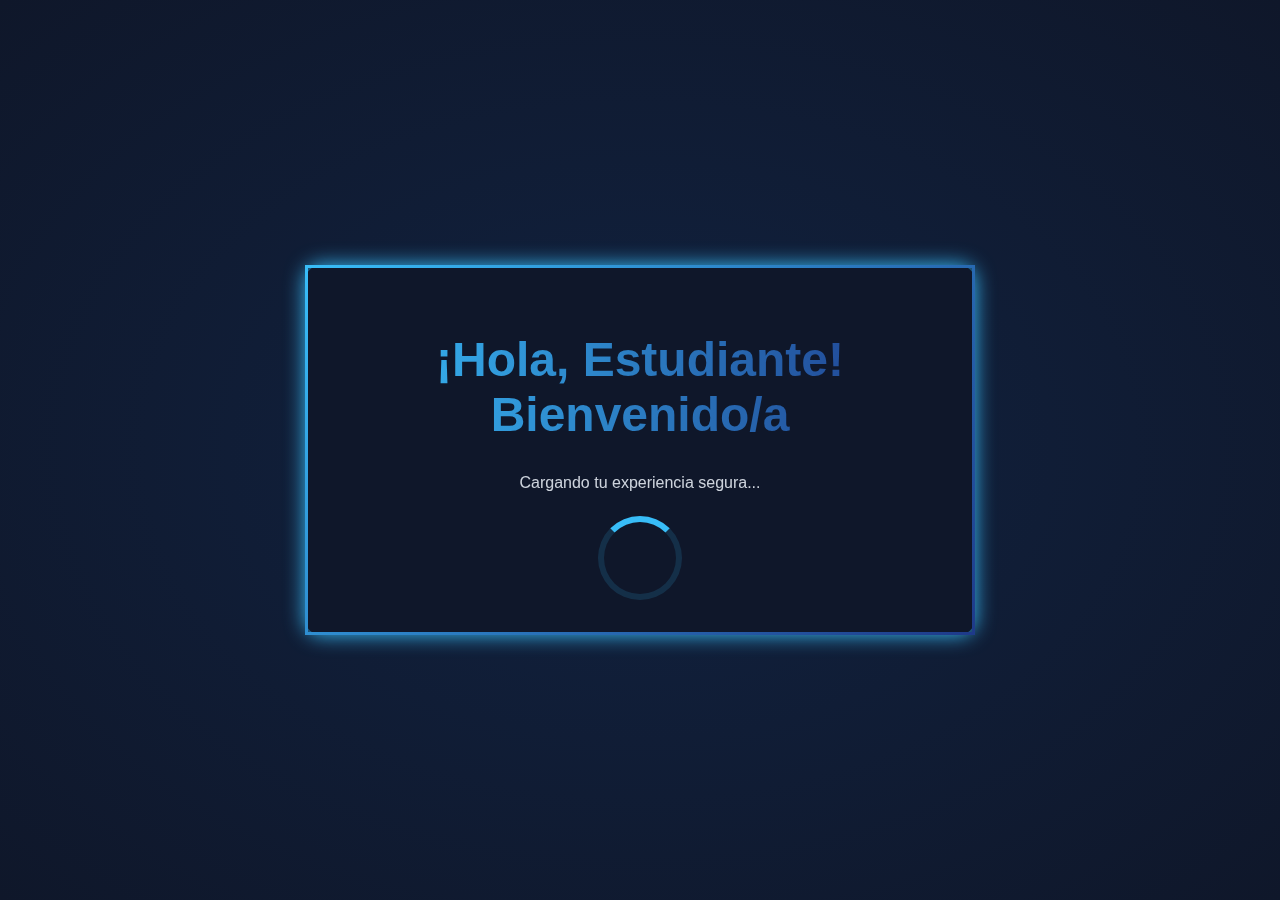
<file: index.html>
<!DOCTYPE html>
<html lang="es">
<head>
  <meta charset="UTF-8" />
  <meta name="viewport" content="width=device-width, initial-scale=1.0"/>
  <title>Ciberseguridad | UEF Dolores Sucre</title>
  <link rel="icon" type="image/png" href="../images/image.png"/>
  <link rel="stylesheet" href="css/bienvenida.css"/>
</head>
<body>
  <div class="welcome">
    <div class="card">
      <h1 id="saludo">¡Hola!</h1>
      <p class="sub">Cargando tu experiencia segura...</p>
      <div class="loader"></div>
    </div>
  </div>

  <script src="js/bienvenida.js"></script>
</body>
</html>
</file>
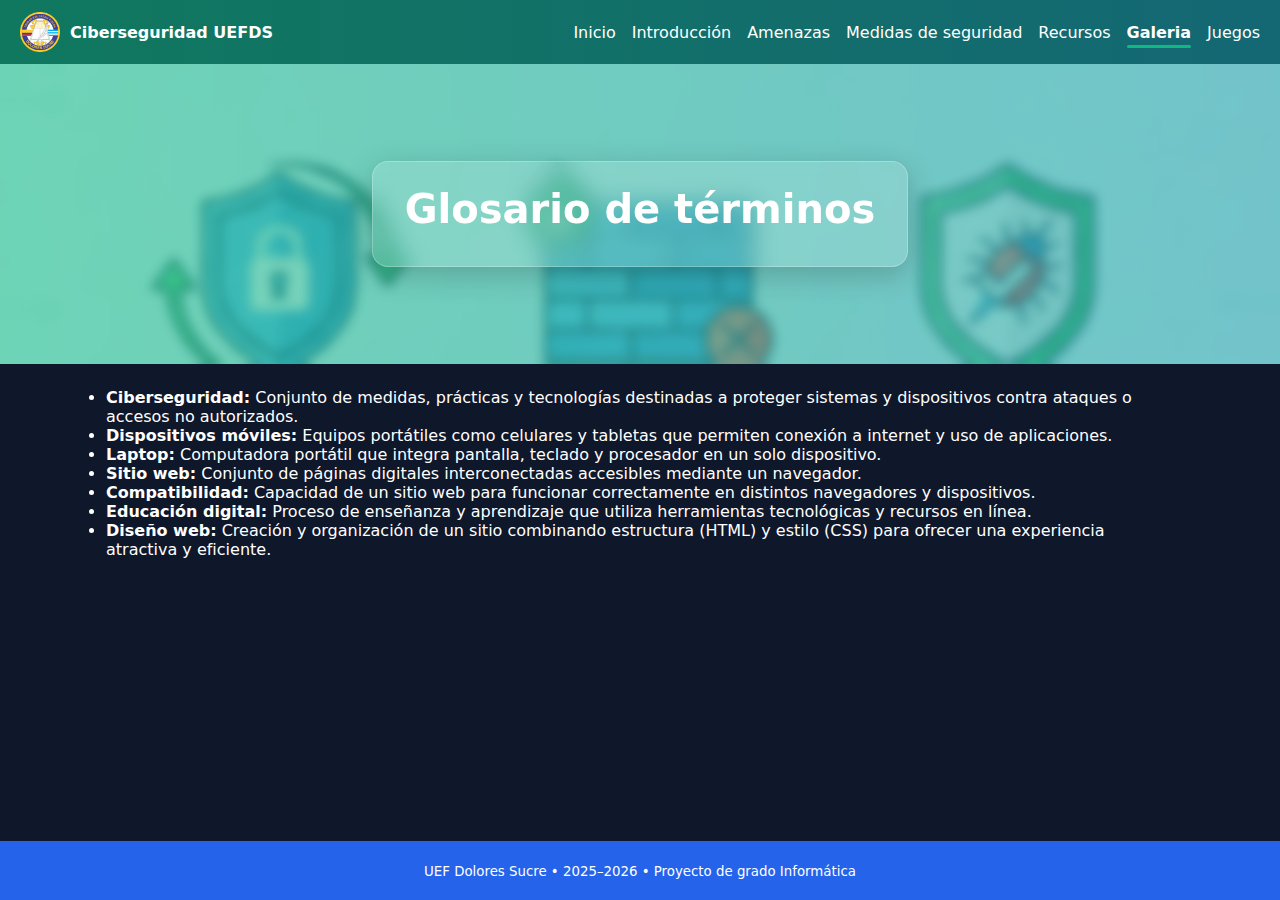
<file: pages/galeria.html>
<!DOCTYPE html>
<html lang="es">
<head>
  <meta charset="UTF-8"/>
  <meta name="viewport" content="width=device-width, initial-scale=1.0"/>
  <title>Glosario | Ciberseguridad</title>
  <link rel="icon" type="image/png" href="../images/image.png"/>
  <link rel="stylesheet" href="../css/estilo.css"/>
</head>
<body>
  <header class="topbar">
    <a href="../home.html" class="brand">
      <img src="../images/image.png" alt="UEF Dolores Sucre" class="logo"/>
      <span>Ciberseguridad UEFDS</span>
    </a>
    <nav class="menu">
      <a href="../home.html">Inicio</a>
      <a href="introduccion.html">Introducción</a>
      <a href="amenazas.html">Amenazas</a>
      <a href="medidas.html">Medidas de seguridad</a>
      <a href="recursos.html">Recursos</a>
      <a href="galeria.html" class="active">Galeria</a>
      <a href="juegos.html">Juegos</a>
    </nav>
  </header>

  <section class="banner glosario">
    <div class="banner-text">
      <h1>Glosario de términos</h1>
    </div>
  </section>

  <main class="content">
    <ul>
      <li><strong>Ciberseguridad:</strong> Conjunto de medidas, prácticas y tecnologías destinadas a proteger sistemas y dispositivos contra ataques o accesos no autorizados.</li>
      <li><strong>Dispositivos móviles:</strong> Equipos portátiles como celulares y tabletas que permiten conexión a internet y uso de aplicaciones.</li>
      <li><strong>Laptop:</strong> Computadora portátil que integra pantalla, teclado y procesador en un solo dispositivo.</li>
      <li><strong>Sitio web:</strong> Conjunto de páginas digitales interconectadas accesibles mediante un navegador.</li>
      <li><strong>Compatibilidad:</strong> Capacidad de un sitio web para funcionar correctamente en distintos navegadores y dispositivos.</li>
      <li><strong>Educación digital:</strong> Proceso de enseñanza y aprendizaje que utiliza herramientas tecnológicas y recursos en línea.</li>
      <li><strong>Diseño web:</strong> Creación y organización de un sitio combinando estructura (HTML) y estilo (CSS) para ofrecer una experiencia atractiva y eficiente.</li>
    </ul>
  </main>

  <footer class="footer">
    <small>UEF Dolores Sucre • 2025–2026 • Proyecto de grado Informática</small>
  </footer>
</body>
</html>
</file>
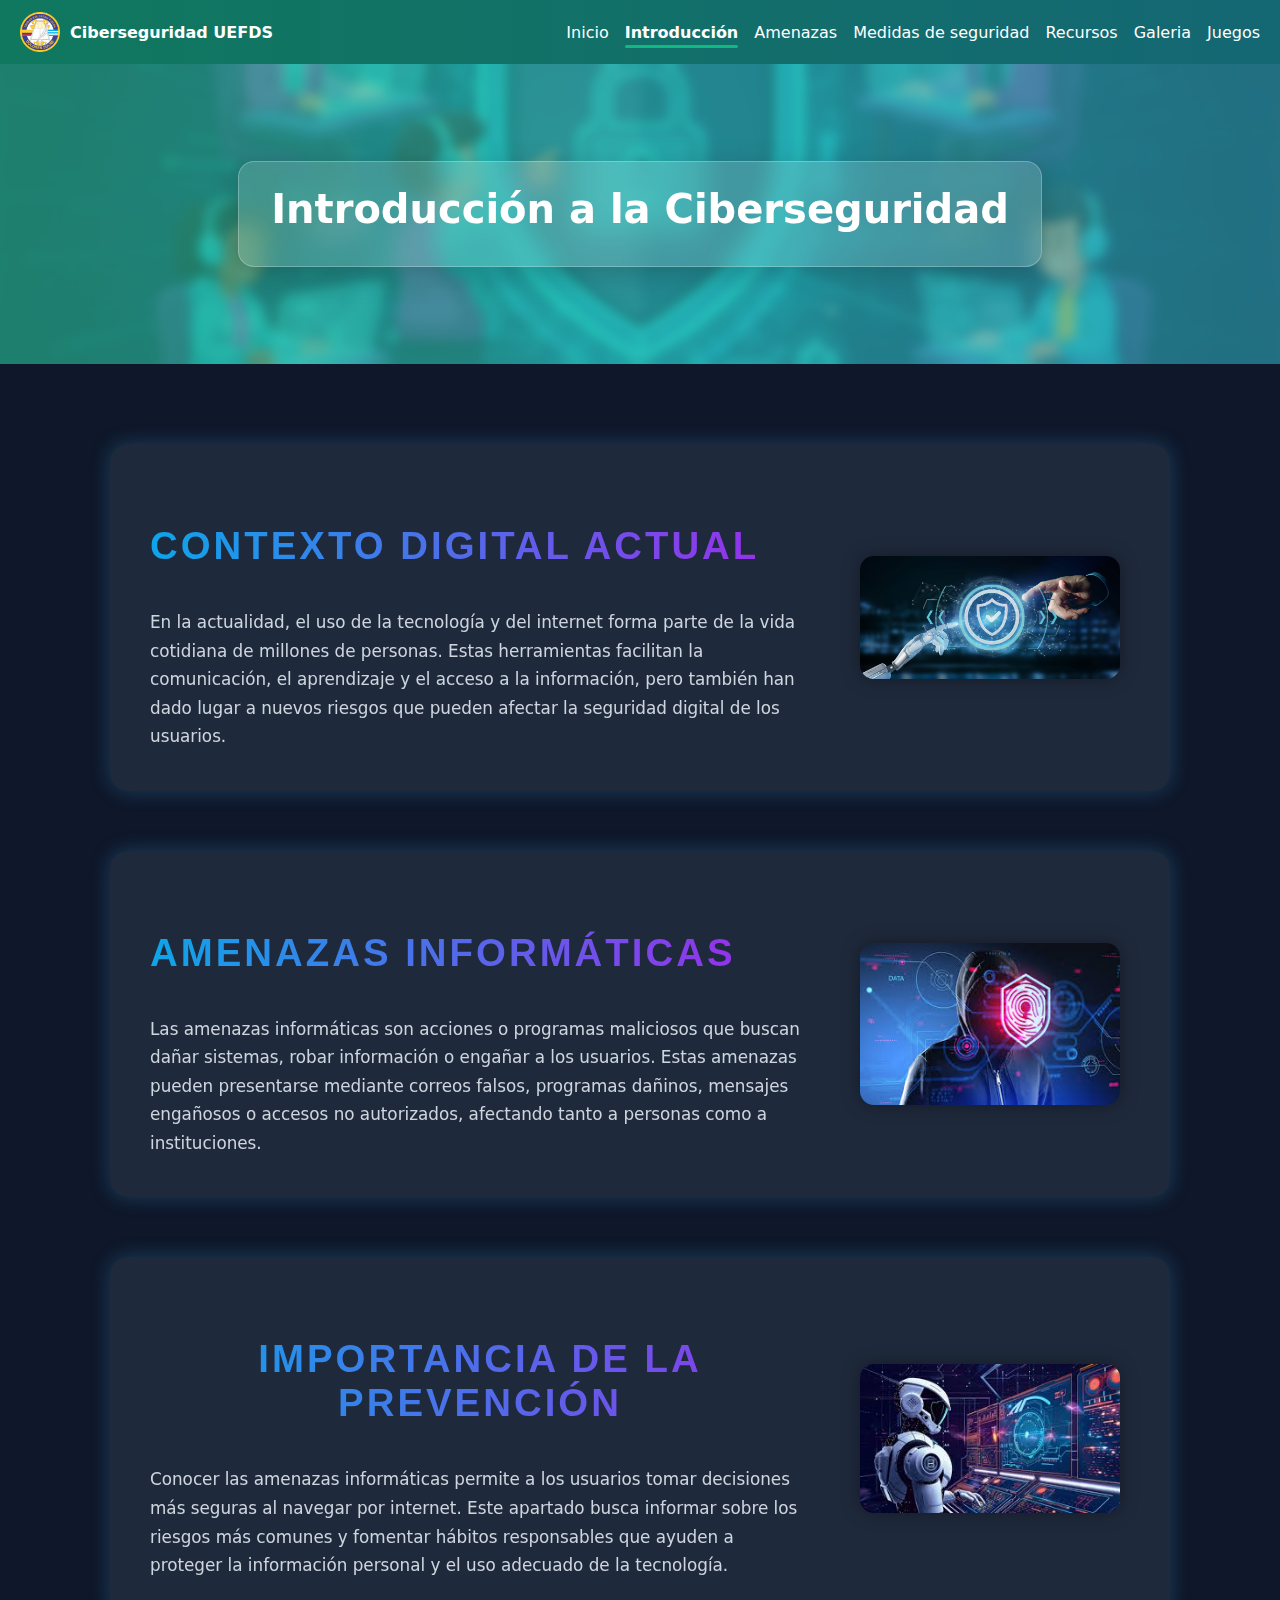
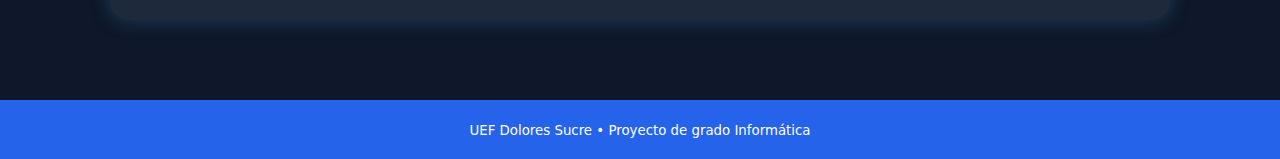
<file: pages/introduccion.html>
<!DOCTYPE html>
<html lang="es">
<head>
  <meta charset="UTF-8"/>
  <meta name="viewport" content="width=device-width, initial-scale=1.0"/>
  <title>Introducción | Ciberseguridad</title>
  <link rel="icon" type="image/png" href="../images/image.png"/>
  <link rel="stylesheet" href="../css/estilo.css"/>
</head>
<body>
  <header class="topbar">
    <a href="../home.html" class="brand">
      <img src="../images/image.png" alt="UEF Dolores Sucre" class="logo"/>
      <span>Ciberseguridad UEFDS</span>
    </a>
    <nav class="menu">
      <a href="../home.html">Inicio</a>
      <a href="introduccion.html" class="active">Introducción</a>
      <a href="amenazas.html">Amenazas</a>
      <a href="medidas.html">Medidas de seguridad</a>
      <a href="recursos.html">Recursos</a>
      <a href="galeria.html">Galeria</a>
      <a href="juegos.html">Juegos</a>
    </nav>
  </header>

  <section class="banner introduccion">
    <div class="banner-text">
      <h1>Introducción a la Ciberseguridad</h1>
    </div>
  </section>

  <!-- INTRODUCCIÓN AMENAZAS -->
<section class="intro-amenazas-bloques">

  <!-- BLOQUE 1 -->
  <div class="intro-bloque">
    <div class="intro-texto">
      <h2 class="hover-underline">Contexto digital actual</h2>
      <p>
        En la actualidad, el uso de la tecnología y del internet forma parte de la
        vida cotidiana de millones de personas. Estas herramientas facilitan la
        comunicación, el aprendizaje y el acceso a la información, pero también
        han dado lugar a nuevos riesgos que pueden afectar la seguridad digital
        de los usuarios.
      </p>
    </div>

    <div class="intro-media">
      <!-- AQUÍ VA TU GIF -->
      <img src="../images/si.jpg" alt="Tecnología y riesgos digitales">
    </div>
  </div>

  <!-- BLOQUE 2 -->
  <div class="intro-bloque reverse">
    <div class="intro-media">
      <!-- AQUÍ VA TU GIF -->
      <img src="../images/intro.jpeg" alt="Amenazas informáticas">
    </div>

    <div class="intro-texto">
      <h2 class="hover-underline">Amenazas informáticas</h2>
      <p>
        Las amenazas informáticas son acciones o programas maliciosos que buscan
        dañar sistemas, robar información o engañar a los usuarios. Estas amenazas
        pueden presentarse mediante correos falsos, programas dañinos, mensajes
        engañosos o accesos no autorizados, afectando tanto a personas como a
        instituciones.
      </p>
    </div>
  </div>

  <!-- BLOQUE 3 -->
  <div class="intro-bloque">
    <div class="intro-texto">
      <h2 class="hover-underline">Importancia de la prevención</h2>
      <p>
        Conocer las amenazas informáticas permite a los usuarios tomar decisiones
        más seguras al navegar por internet. Este apartado busca informar sobre
        los riesgos más comunes y fomentar hábitos responsables que ayuden a
        proteger la información personal y el uso adecuado de la tecnología.
      </p>
    </div>

    <div class="intro-media">
      <!-- AQUÍ VA TU GIF -->
      <img src="../images/introdc.jpeg" alt="Prevención y seguridad digital">
    </div>
  </div>

</section>


  <footer class="footer">
    <small>UEF Dolores Sucre • Proyecto de grado Informática</small>
  </footer>
</body>
</html>
</file>
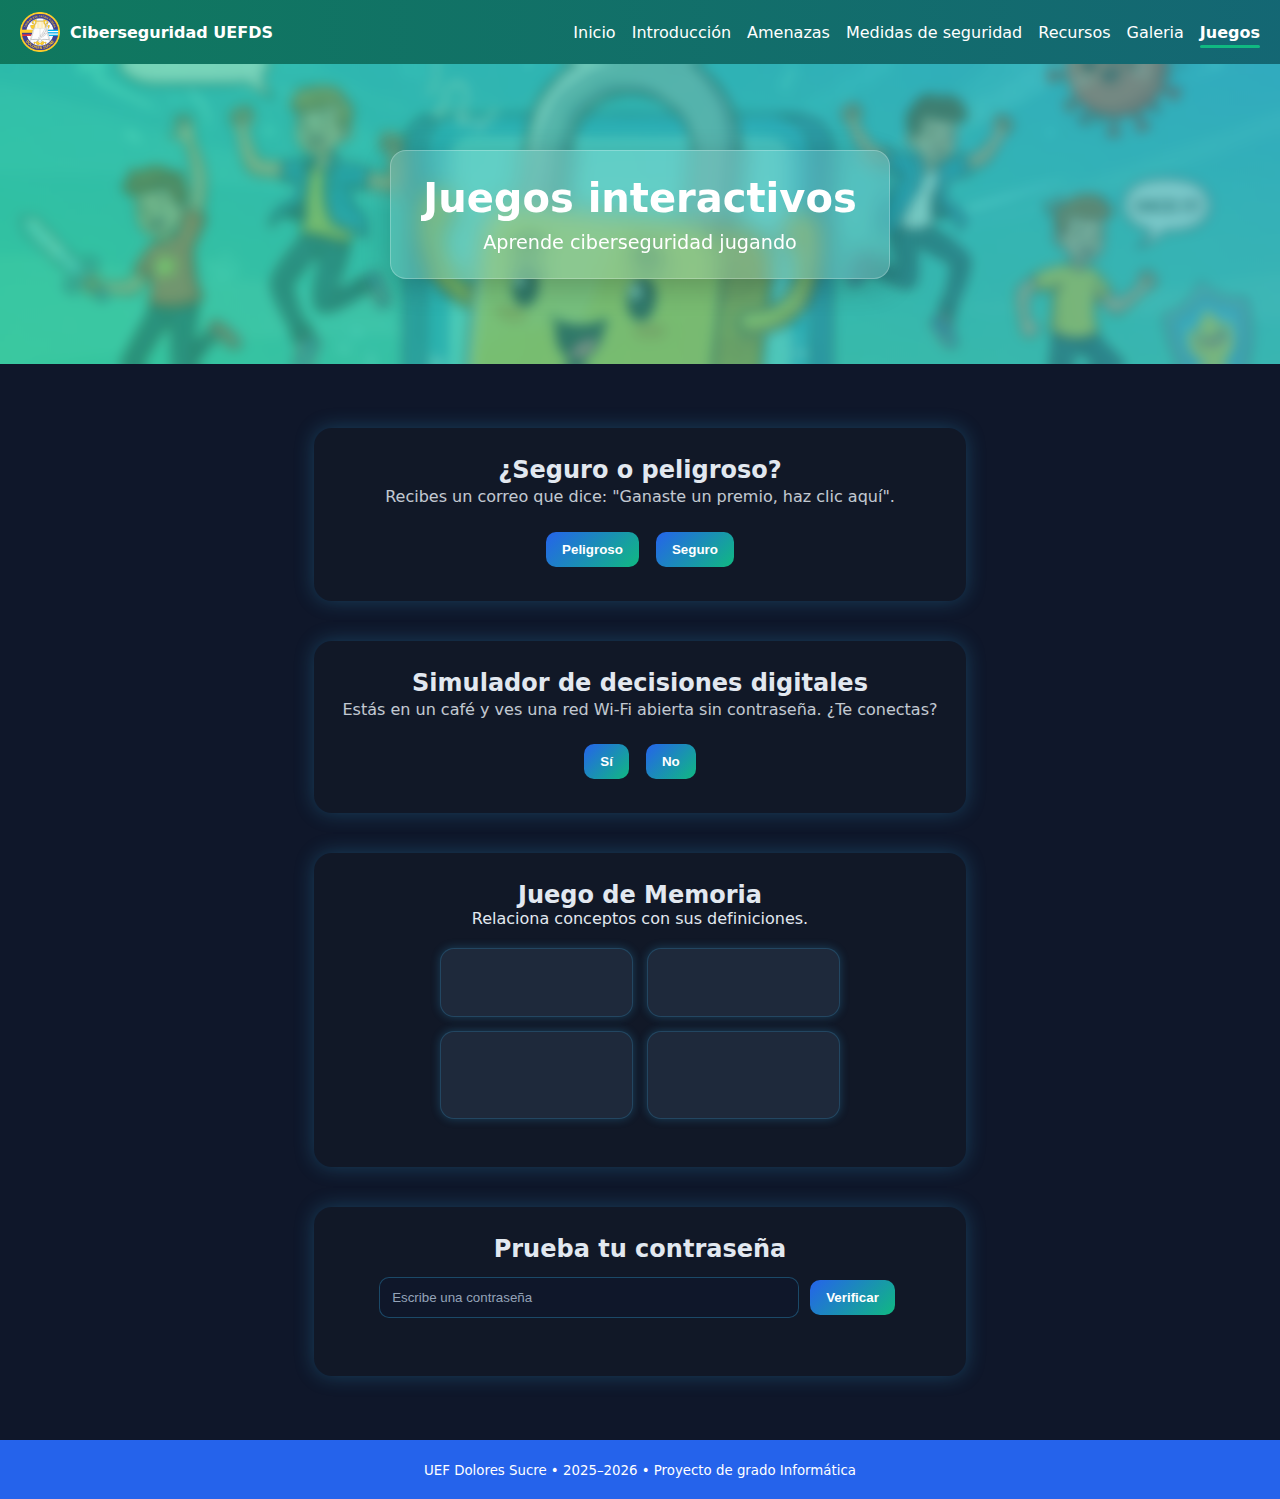
<file: pages/juegos.html>
<!DOCTYPE html>
<html lang="es">
<head>
  <meta charset="UTF-8"/>
  <meta name="viewport" content="width=device-width, initial-scale=1.0"/>
  <title>Juegos | Ciberseguridad</title>
  <link rel="icon" type="image/png" href="../images/image.png"/>
  <link rel="stylesheet" href="../css/estilo.css"/>
  <link rel="stylesheet" href="../css/juegos.css"/>
</head>
<body>
  <header class="topbar">
    <a href="../home.html" class="brand">
      <img src="../images/image.png" alt="UEF Dolores Sucre" class="logo"/>
      <span>Ciberseguridad UEFDS</span>
    </a>
    <nav class="menu">
      <a href="../home.html">Inicio</a>
      <a href="introduccion.html">Introducción</a>
      <a href="amenazas.html">Amenazas</a>
      <a href="medidas.html">Medidas de seguridad</a>
      <a href="recursos.html">Recursos</a>
      <a href="galeria.html">Galeria</a>
      <a href="juegos.html" class="active">Juegos</a>
    </nav>
  </header>

  <section class="banner juegos">
    <div class="banner-text">
      <h1>Juegos interactivos</h1>
      <p>Aprende ciberseguridad jugando</p>
    </div>
  </section>

  <main class="content">
    <!-- Juego 1: Quiz -->
    <section class="quiz">
      <h2>¿Seguro o peligroso?</h2>
      <p>Recibes un correo que dice: "Ganaste un premio, haz clic aquí".</p>
      <button onclick="respuesta(true)">Peligroso</button>
      <button onclick="respuesta(false)">Seguro</button>
    </section>

    <!-- Juego 2: Simulador de decisiones -->
    <section class="simulador">
      <h2>Simulador de decisiones digitales</h2>
      <p>Estás en un café y ves una red Wi-Fi abierta sin contraseña. ¿Te conectas?</p>
      <button onclick="decision(false)">Sí</button>
      <button onclick="decision(true)">No</button>
    </section>

    <!-- Juego 3: Memoria -->
    <section class="memoria">
      <h2>Juego de Memoria</h2>
      <p>Relaciona conceptos con sus definiciones.</p>
      <div class="grid">
        <div class="card">Phishing</div>
        <div class="card">Correo falso</div>
        <div class="card">Malware</div>
        <div class="card">Programa dañino</div>
      </div>
    </section>

    <!-- Juego 4: Verificador de contraseñas -->
    <section class="password-checker">
      <h2>Prueba tu contraseña</h2>
      <input type="text" id="pass" placeholder="Escribe una contraseña"/>
      <button onclick="checkPass()">Verificar</button>
      <p id="result"></p>
    </section>
  </main>

  <footer class="footer">
    <small>UEF Dolores Sucre • 2025–2026 • Proyecto de grado Informática</small>
  </footer>

  <script src="../js/juegos.js"></script>
</body>
</html>
</file>
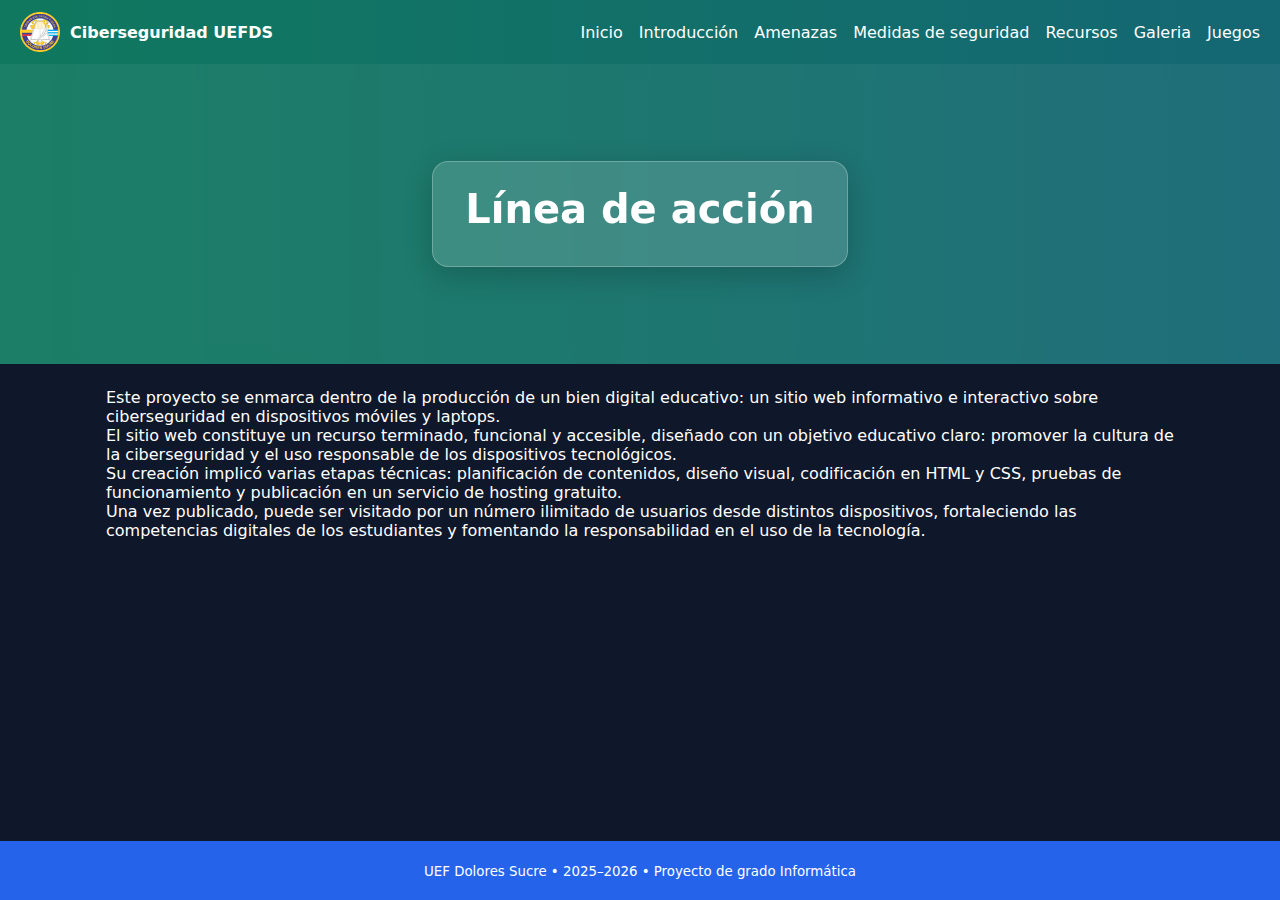
<file: pages/linea.html>
<!DOCTYPE html>
<html lang="es">
<head>
  <meta charset="UTF-8"/>
  <meta name="viewport" content="width=device-width, initial-scale=1.0"/>
  <title>Línea de acción | Ciberseguridad</title>
  <link rel="icon" type="image/png" href="../images/image.png"/>
  <link rel="stylesheet" href="../css/estilo.css"/>
</head>
<body>
  <header class="topbar">
    <a href="../home.html" class="brand">
      <img src="../images/image.png" alt="UEF Dolores Sucre" class="logo"/>
      <span>Ciberseguridad UEFDS</span>
    </a>
    <nav class="menu">
      <a href="../home.html">Inicio</a>
      <a href="introduccion.html">Introducción</a>
      <a href="amenazas.html">Amenazas</a>
      <a href="medidas.html">Medidas de seguridad</a>
      <a href="recursos.html">Recursos</a>
      <a href="galeria.html">Galeria</a>
      <a href="juegos.html">Juegos</a>
    </nav>
  </header>

  <section class="banner linea">
    <div class="banner-text">
      <h1>Línea de acción</h1>
    </div>
  </section>

  <main class="content">
    <p>Este proyecto se enmarca dentro de la producción de un bien digital educativo: un sitio web informativo e interactivo sobre ciberseguridad en dispositivos móviles y laptops.</p>
    <p>El sitio web constituye un recurso terminado, funcional y accesible, diseñado con un objetivo educativo claro: promover la cultura de la ciberseguridad y el uso responsable de los dispositivos tecnológicos.</p>
    <p>Su creación implicó varias etapas técnicas: planificación de contenidos, diseño visual, codificación en HTML y CSS, pruebas de funcionamiento y publicación en un servicio de hosting gratuito.</p>
    <p>Una vez publicado, puede ser visitado por un número ilimitado de usuarios desde distintos dispositivos, fortaleciendo las competencias digitales de los estudiantes y fomentando la responsabilidad en el uso de la tecnología.</p>
  </main>

  <footer class="footer">
    <small>UEF Dolores Sucre • 2025–2026 • Proyecto de grado Informática</small>
  </footer>
</body>
</html>
</file>
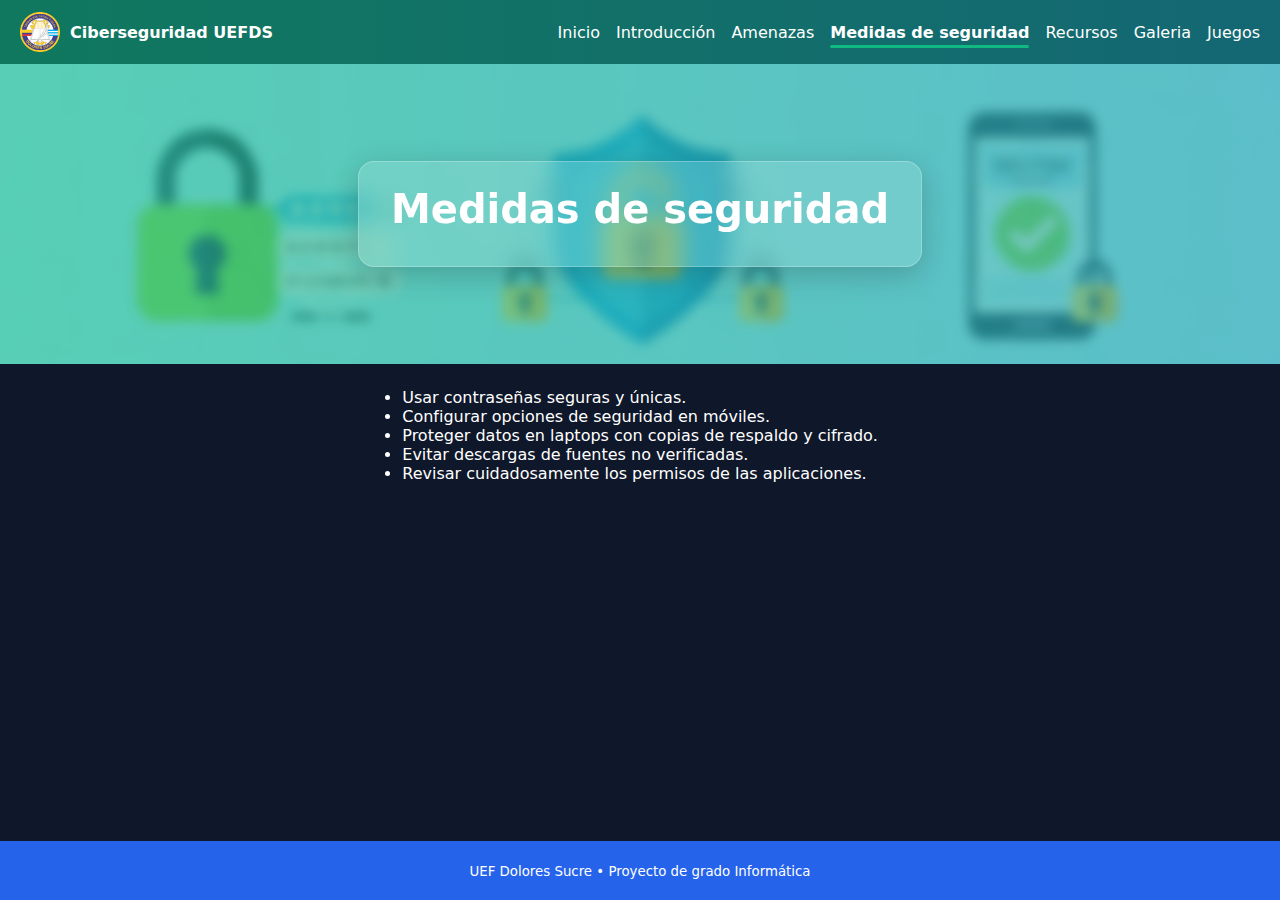
<file: pages/medidas.html>
<!DOCTYPE html>
<html lang="es">
<head>
  <meta charset="UTF-8"/>
  <meta name="viewport" content="width=device-width, initial-scale=1.0"/>
  <title>Medidas de seguridad | Ciberseguridad</title>
  <link rel="icon" type="image/png" href="../images/image.png"/>
  <link rel="stylesheet" href="../css/estilo.css"/>
</head>
<body>
  <header class="topbar">
    <a href="../home.html" class="brand">
      <img src="../images/image.png" alt="UEF Dolores Sucre" class="logo"/>
      <span>Ciberseguridad UEFDS</span>
    </a>
    <nav class="menu">
      <a href="../home.html">Inicio</a>
      <a href="introduccion.html">Introducción</a>
      <a href="amenazas.html">Amenazas</a>
      <a href="medidas.html" class="active">Medidas de seguridad</a>
      <a href="recursos.html">Recursos</a>
      <a href="galeria.html">Galeria</a>
      <a href="juegos.html">Juegos</a>
    </nav>
  </header>

  <section class="banner medidas">
    <div class="banner-text">
      <h1>Medidas de seguridad</h1>
    </div>
  </section>

  <main class="content">
    <ul>
      <li>Usar contraseñas seguras y únicas.</li>
      <li>Configurar opciones de seguridad en móviles.</li>
      <li>Proteger datos en laptops con copias de respaldo y cifrado.</li>
      <li>Evitar descargas de fuentes no verificadas.</li>
      <li>Revisar cuidadosamente los permisos de las aplicaciones.</li>
    </ul>
  </main>

  <footer class="footer">
    <small>UEF Dolores Sucre • Proyecto de grado Informática</small>
  </footer>
</body>
</html>
</file>
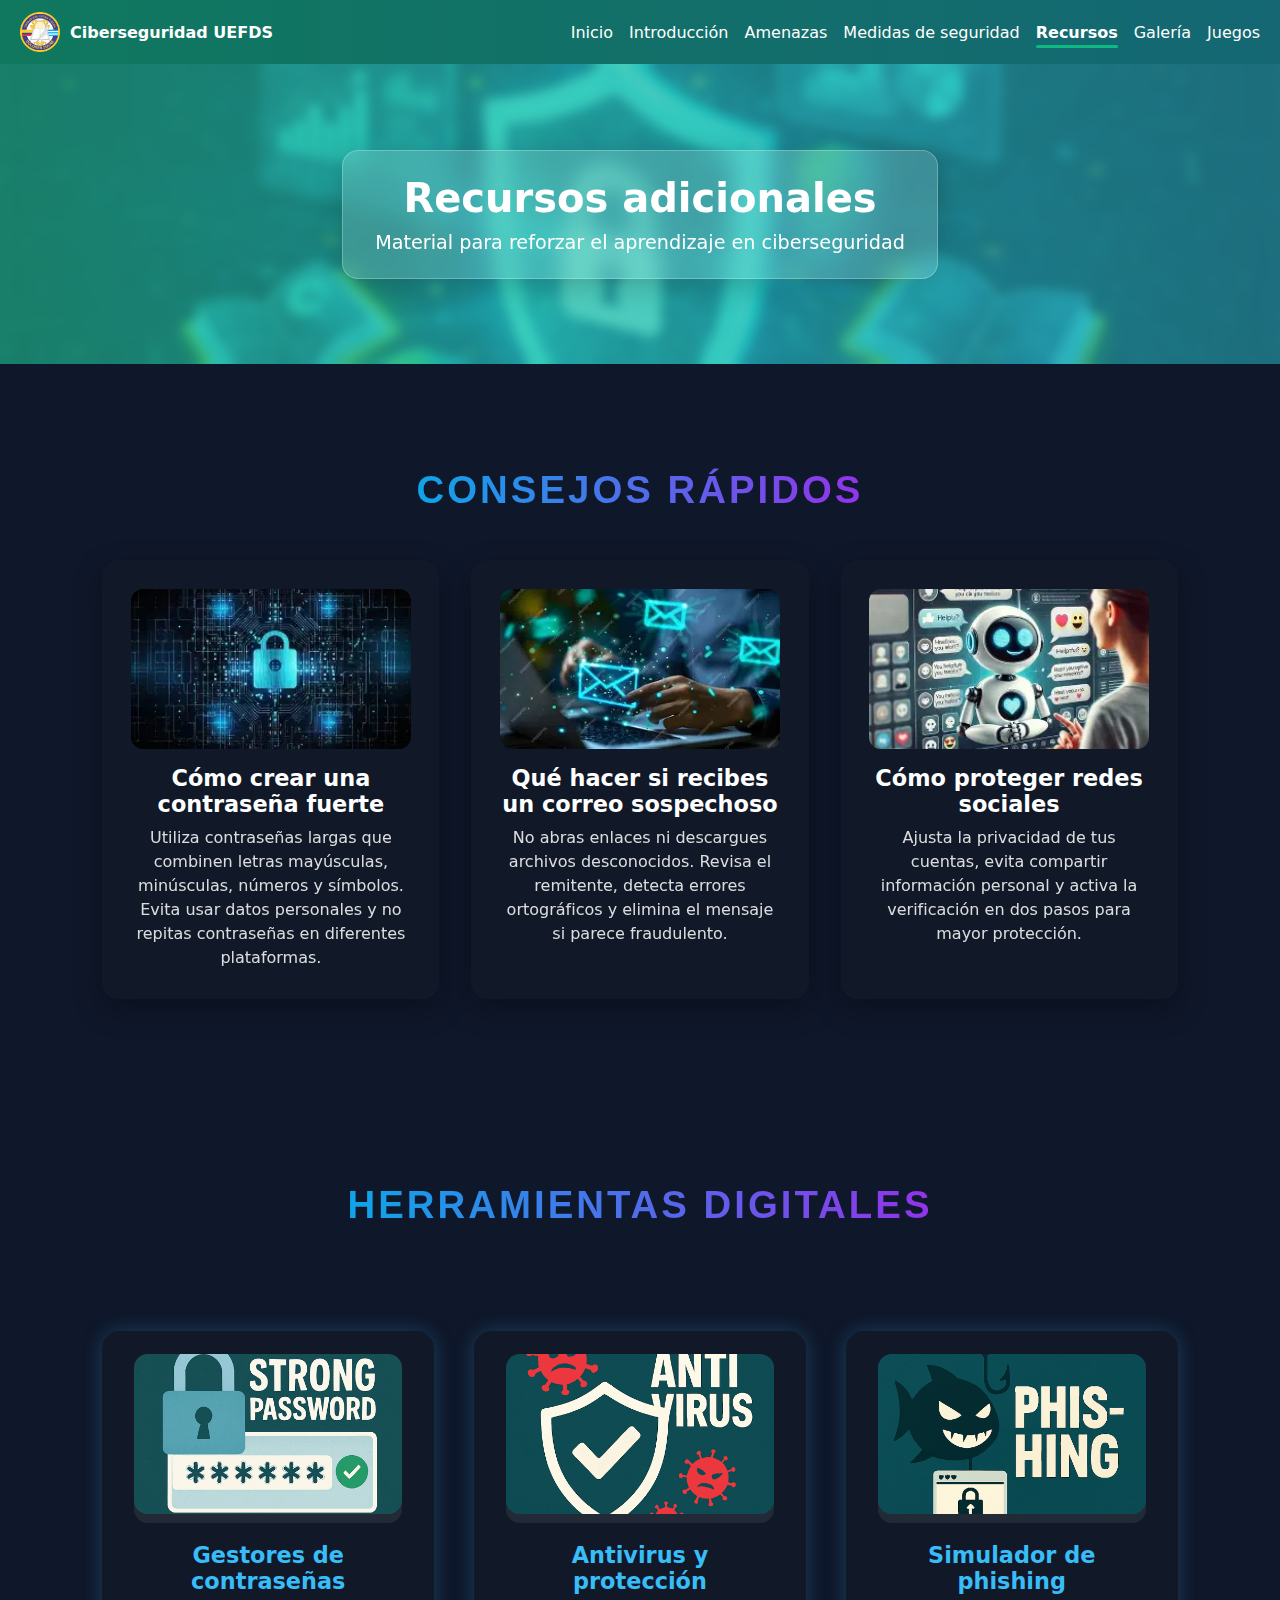
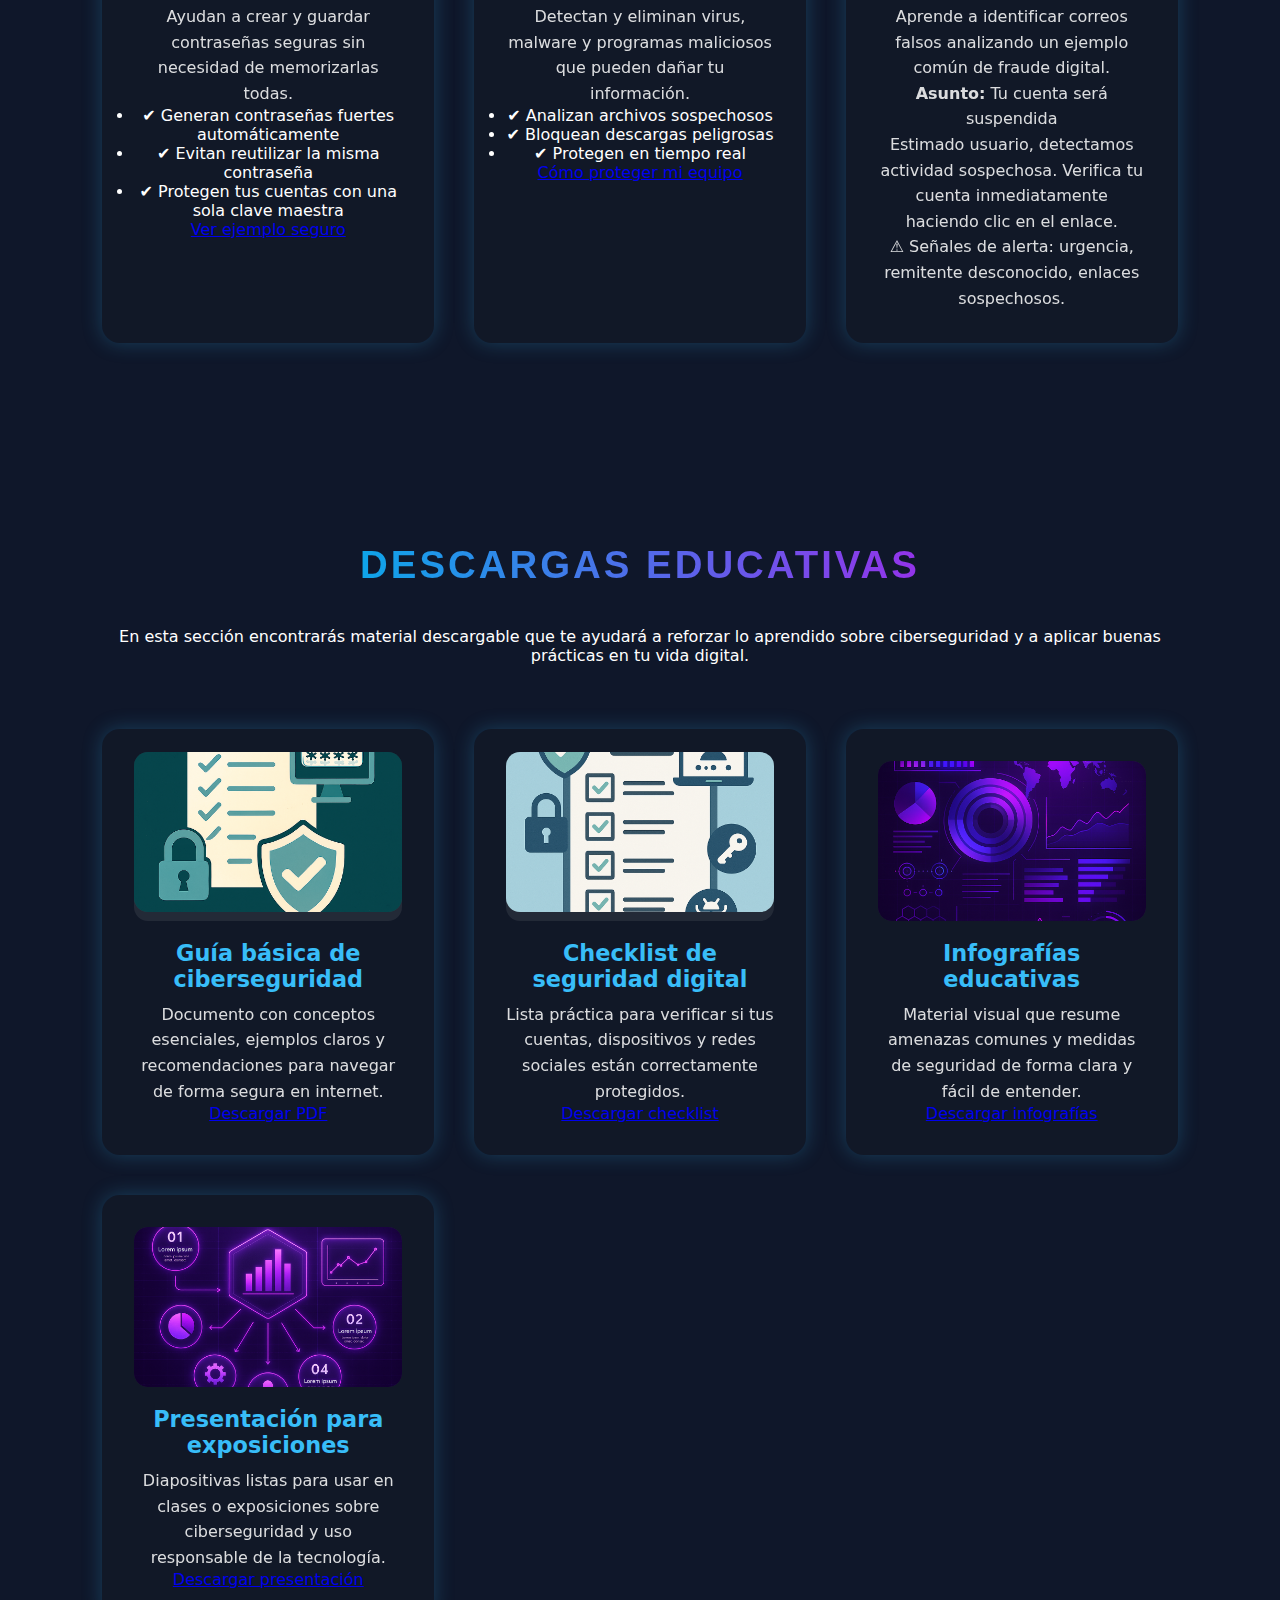
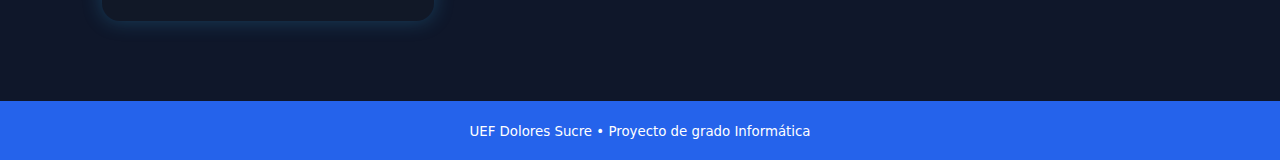
<file: pages/recursos.html>
<!DOCTYPE html>
<html lang="es">
<head>
  <meta charset="UTF-8"/>
  <meta name="viewport" content="width=device-width, initial-scale=1.0"/>
  <title>Recursos | Ciberseguridad</title>

  <link rel="icon" type="image/png" href="../images/image.png"/>
  <link rel="stylesheet" href="../css/estilo.css"/>
</head>

<body>

  <!-- TOPBAR -->
  <header class="topbar">
    <a href="../home.html" class="brand">
      <img src="../images/image.png" alt="UEF Dolores Sucre" class="logo"/>
      <span>Ciberseguridad UEFDS</span>
    </a>

    <nav class="menu">
      <a href="../home.html">Inicio</a>
      <a href="introduccion.html">Introducción</a>
      <a href="amenazas.html">Amenazas</a>
      <a href="medidas.html">Medidas de seguridad</a>
      <a href="recursos.html" class="active">Recursos</a>
      <a href="galeria.html">Galería</a>
      <a href="juegos.html">Juegos</a>
    </nav>
  </header>

  <!-- BANNER -->
  <section class="banner recursos">
    <div class="banner-text">
      <h1>Recursos adicionales</h1>
      <p>Material para reforzar el aprendizaje en ciberseguridad</p>
    </div>
  </section>

  <!-- ===============================
       CONSEJOS RÁPIDOS
  ================================ -->
  <section class="tips">
    <h2 class="hover-underline">Consejos rápidos</h2>

    <div class="tips-container">

      <article class="tip-card">
        <div class="tip-img">
          <img src="../images/descarga1.webp" alt="Contraseña segura">
        </div>
        <h3>Cómo crear una contraseña fuerte</h3>
        <p>
          Utiliza contraseñas largas que combinen letras mayúsculas, minúsculas,
          números y símbolos. Evita usar datos personales y no repitas contraseñas
          en diferentes plataformas.
        </p>
      </article>

      <article class="tip-card">
        <div class="tip-img">
          <img src="../images/descarga2.webp" alt="Correo sospechoso">
        </div>
        <h3>Qué hacer si recibes un correo sospechoso</h3>
        <p>
          No abras enlaces ni descargues archivos desconocidos. Revisa el remitente,
          detecta errores ortográficos y elimina el mensaje si parece fraudulento.
        </p>
      </article>

      <article class="tip-card">
        <div class="tip-img">
          <img src="../images/descarga3.webp" alt="Redes sociales">
        </div>
        <h3>Cómo proteger redes sociales</h3>
        <p>
          Ajusta la privacidad de tus cuentas, evita compartir información personal
          y activa la verificación en dos pasos para mayor protección.
        </p>
      </article>

    </div>
  </section>

  <!-- ===============================
     HERRAMIENTAS DIGITALES (MEJORADA)
================================ -->
<section class="recursos-seccion">
  <h2 class="hover-underline">Herramientas Digitales</h2>

  <div class="recursos-grid">

    <!-- GESTORES DE CONTRASEÑAS -->
    <div class="recurso-card">
      <div class="recurso-img">
       <div class="recurso-img">
  <img src="../images/Ilustración conceptu de contraseña.png" alt="Gestor de contraseñas">
</div>

      </div>

      <h3>Gestores de contraseñas</h3>
      <p>
        Ayudan a crear y guardar contraseñas seguras sin necesidad de
        memorizarlas todas.
      </p>

      <ul class="recurso-lista">
        <li>✔ Generan contraseñas fuertes automáticamente</li>
        <li>✔ Evitan reutilizar la misma contraseña</li>
        <li>✔ Protegen tus cuentas con una sola clave maestra</li>
      </ul>

      <a href="https://haveibeenpwned.com/Passwords" class="btn-recurso">Ver ejemplo seguro</a>
    </div>

    <!-- ANTIVIRUS -->
    <div class="recurso-card">
      <div class="recurso-img">
   <div class="recurso-img">
  <img src="../images/antivirus.png" alt="Gestor de contraseñas">
</div>

      </div>

      <h3>Antivirus y protección</h3>
      <p>
        Detectan y eliminan virus, malware y programas maliciosos
        que pueden dañar tu información.
      </p>

      <ul class="recurso-lista">
        <li>✔ Analizan archivos sospechosos</li>
        <li>✔ Bloquean descargas peligrosas</li>
        <li>✔ Protegen en tiempo real</li>
      </ul>

      <a href="https://www.virustotal.com/" class="btn-recurso">Cómo proteger mi equipo</a>
    </div>

    <!-- SIMULADOR DE PHISHING -->
    <div class="recurso-card">
      <div class="recurso-img">
        <div class="recurso-img">
  <img src="../images/phishing.png" alt="Gestor de contraseñas">
</div>

      </div>

      <h3>Simulador de phishing</h3>
      <p>
        Aprende a identificar correos falsos analizando un ejemplo
        común de fraude digital.
      </p>

      <div class="phishing-box">
        <p><strong>Asunto:</strong> Tu cuenta será suspendida</p>
        <p>
          Estimado usuario, detectamos actividad sospechosa.
          Verifica tu cuenta inmediatamente haciendo clic en el enlace.
        </p>
      </div>

      <p class="phishing-alerta">
        ⚠ Señales de alerta: urgencia, remitente desconocido,
        enlaces sospechosos.
      </p>
    </div>

  </div>
</section>

  <!-- ===============================
     SECCIÓN DE DESCARGAS
================================ -->
<section class="recursos-seccion">
  <h2 class="hover-underline">Descargas educativas</h2>

  <p class="recursos-descripcion">
    En esta sección encontrarás material descargable que te ayudará a
    reforzar lo aprendido sobre ciberseguridad y a aplicar buenas prácticas
    en tu vida digital.
  </p>

  <div class="recursos-grid">

    <!-- DESCARGA 1 -->
    <div class="recurso-card">
      <div class="recurso-img">
        <div class="recurso-img">
  <img src="../images/guia de cibersegurdida.png" alt="Guía básica de ciberseguridad">
</div>

      </div>

      <h3>Guía básica de ciberseguridad</h3>
      <p>
        Documento con conceptos esenciales, ejemplos claros y
        recomendaciones para navegar de forma segura en internet.
      </p>

      <a href="../images/Guia_Basica_Ciberseguridad.pdf" class="btn-recurso" download>
        Descargar PDF
      </a>
    </div>

    <!-- DESCARGA 2 -->
    <div class="recurso-card">
      <div class="recurso-img">
       <div class="recurso-img">
  <img src="../images/checlist.png" alt="Guía básica de ciberseguridad">
</div>
 
      </div>

      <h3>Checklist de seguridad digital</h3>
      <p>
        Lista práctica para verificar si tus cuentas, dispositivos y
        redes sociales están correctamente protegidos.
      </p>

      <a href="../images/Checklist_Seguridad_Digital.pdf" class="btn-recurso" download>
        Descargar checklist
      </a>
    </div>

    <!-- DESCARGA 3 -->
    <div class="recurso-card">
      <div class="recurso-img">
 <img src="../images/la info.png" alt="Guía básica de ciberseguridad">
      </div>

      <h3>Infografías educativas</h3>
      <p>
        Material visual que resume amenazas comunes y medidas de
        seguridad de forma clara y fácil de entender.
      </p>

      <a href="https://create.piktochart.com/output/68c6af618a2f-ciberseguridad" class="btn-recurso" download>
        Descargar infografías
      </a>
    </div>

    <!-- DESCARGA 4 -->
    <div class="recurso-card">
      <div class="recurso-img">
       <img src="../images/info.png" alt="Guía básica de ciberseguridad">
      </div>

      <h3>Presentación para exposiciones</h3>
      <p>
        Diapositivas listas para usar en clases o exposiciones sobre
        ciberseguridad y uso responsable de la tecnología.
      </p>

      <a href="https://prezi.com/view/WAdeTZwLQW50WIvtvLYV/?referral_token=RzncNRlnB3FN" class="btn-recurso" download>
        Descargar presentación
      </a>
    </div>

  </div>
</section>


  <!-- FOOTER -->
  <footer class="footer">
    <small>UEF Dolores Sucre • Proyecto de grado Informática</small>
  </footer>

</body>
</html>
</file>
<file: css/bienvenida.css>
:root {
  --bg-dark: #0f172a;
  --bg-light: #1e293b;
  --electric: #38bdf8;
  --primary: #1e3a8a;
  --text: #e2e8f0;
}

/* Fondo fijo */
body {
  margin: 0;
  height: 100vh;
  font-family: 'Poppins', sans-serif;
  display: grid;
  place-items: center;
  background: radial-gradient(ellipse at center, #112240 0%, #0f172a 100%);
  overflow: hidden;
}

/* Tarjeta con fondo oscuro y borde animado */
.welcome .card {
  width: min(600px, 90vw);
  padding: 32px;
  border-radius: 16px;
  background: #0f172a; /* fondo fijo */
  backdrop-filter: blur(8px);
  text-align: center;
  position: relative;
  box-shadow: 0 0 20px var(--electric);
  animation: pop 600ms ease-out;
  border: 3px solid transparent;
  border-image: linear-gradient(135deg, var(--electric), var(--primary)) 1;
  border-image-slice: 1;
}

/* Texto con gradiente animado */
#saludo {
  font-size: clamp(28px, 6vw, 48px);
  background: linear-gradient(90deg, var(--electric), var(--primary));
  -webkit-background-clip: text;
  background-clip: text;
  color: transparent;
  animation: shine 2.5s ease-in-out infinite;
}

.sub {
  margin-top: 8px;
  color: var(--text);
  opacity: 0.9;
}

/* Loader eléctrico con sombra animada */
.loader {
  margin: 24px auto 0;
  width: 72px; height: 72px;
  border: 6px solid rgba(56,189,248,0.15);
  border-top-color: var(--electric);
  border-radius: 50%;
  animation: spin 1s linear infinite, loaderGlow 2s ease-in-out infinite;
}

/* Animaciones */
@keyframes spin { to { transform: rotate(360deg); } }

@keyframes pop {
  from { transform: scale(.96); opacity: 0; }
  to   { transform: scale(1); opacity: 1; }
}

@keyframes shine {
  0%,100% { filter: drop-shadow(0 0 0px var(--electric)); }
  50%     { filter: drop-shadow(0 0 12px var(--electric)); }
}

@keyframes loaderGlow {
  0%,100% { box-shadow: 0 0 0px var(--electric); }
  50%     { box-shadow: 0 0 15px var(--electric); }
}

/* Efecto de salida tipo diapositiva */
.fade-out {
  animation: slideFade 1.2s ease-in-out forwards;
}

@keyframes slideFade {
  0% { opacity: 1; transform: translateY(0); }
  50% { opacity: 0.5; transform: translateY(-20px); }
  100% { opacity: 0; transform: translateY(100px); }
}
</file>
<file: css/estilo.css>
:root {
  --bg: #f9fafb;
  --text: #ffffff;
  --primary: #2563eb;
  --accent: #10b981;
  --panel: #ffffff;
  --muted: #6b7280;
}

* {
  box-sizing: border-box;
  margin: 0;
  padding: 0;
}

html, body {
  height: 100%;
  display: flex;
  flex-direction: column;
}

body {
  font-family: 'Poppins', system-ui, sans-serif;
  background: #0f172a
;
  color: var(--text);
}

/* TOPBAR usando los mismos colores del banner */
.topbar {
  display: flex;
  justify-content: space-between;
  align-items: center;
  padding: 12px 20px;
  color: #fff;
  background: linear-gradient(
    270deg,
    rgba(15, 26, 51, 0.75),
    rgba(37, 99, 235, 0.6),
    rgba(16, 185, 129, 0.6)
  );
  background-size: 600% 600%;
  animation: gradientMove 14s ease infinite;
}

.brand {
  display: flex;
  align-items: center;
  gap: 10px;
  text-decoration: none;
  color: #fff;
  font-weight: 600;
}

.logo {
  width: 40px;
  height: 40px;
}

.menu {
  display: flex;
  gap: 16px;
}

.menu a {
  color: #fff;
  text-decoration: none;
  font-weight: 500;
}

.menu a.active {
  position: relative;
  font-weight: 600;
  color: #fff;
}

.menu a.active::after {
  content: "";
  position: absolute;
  left: 0;
  bottom: -6px;
  width: 100%;
  height: 3px;
  background: var(--accent);
  border-radius: 4px;
}

.menu a:hover {
  opacity: 0.9;
  text-decoration: underline;
}

.banner {
  height: 300px;
  display: flex;
  align-items: center;
  justify-content: center;
  text-align: center;
  color: #fff;
  position: relative;
  overflow: hidden;
  flex-shrink: 0; 
}

/* Degradado animado */
.banner::before {
  content: "";
  position: absolute;
  inset: 0;
  background: linear-gradient(
    270deg,
    rgba(15, 26, 51, 0.75),
    rgba(37, 99, 235, 0.6),
    rgba(16, 185, 129, 0.6)
  );
  background-size: 600% 600%;
  animation: gradientMove 14s ease infinite;
  z-index: 0;
}

.banner::after {
  content: "";
  position: absolute;
  inset: 0;
  backdrop-filter: blur(6px);
  -webkit-backdrop-filter: blur(6px);
  background: rgba(255, 255, 255, 0.05);
  z-index: 0;
}

/* Texto glass */
.banner-text {
  position: relative;
  z-index: 1;
  padding: 24px 32px;
  border-radius: 16px;
  background: rgba(255, 255, 255, 0.15);
  backdrop-filter: blur(10px);
  -webkit-backdrop-filter: blur(10px);
  border: 1px solid rgba(255, 255, 255, 0.25);
  box-shadow: 0 8px 30px rgba(0, 0, 0, 0.2);
  animation: textFadeUp 1.2s ease forwards;
}

.banner-text h1 {
  font-size: 2.5rem;
  margin-bottom: 10px;
}

.banner-text p {
  font-size: 1.2rem;
}

.content {
  flex: 1;
  max-width: 1100px;
  margin: 24px auto;
  padding: 0 16px;
}

.card-flip {
  perspective: 1000px;
  width: 280px;
  height: 320px;
  margin: 16px;
}

.card-inner {
  position: relative;
  width: 100%;
  height: 100%;
  transition: transform 0.8s;
  transform-style: preserve-3d;
}

.card-flip:hover .card-inner {
  transform: rotateY(180deg);
}

.card-front, .card-back {
  position: absolute;
  width: 100%;
  height: 100%;
  backface-visibility: hidden;
  border-radius: 12px;
  padding: 20px;
  background-color: #556a9c; /* azul oscuro */
  color: #e2e8f0;
  box-shadow: 0 0 12px rgba(56,189,248,0.3); /* borde celeste brillante */
  display: flex;
  flex-direction: column;
  align-items: center;
  justify-content: center;
}

.card-front img {
  width: 100%;
  height: 180px;
  object-fit: cover;
  border-radius: 8px;
  margin-top: 12px;
}

.card-back {
  transform: rotateY(180deg);
}

/*no se si borrar*/
.cards {
  display: grid;
  grid-template-columns: repeat(auto-fit, minmax(250px, 1fr));
  gap: 20px;
}

.card {
  background-color: #1e293b; /* azul oscuro */
  color: #e2e8f0;            /* texto claro */
  border-radius: 12px;
  padding: 16px;
  box-shadow: 0 0 12px rgba(56,189,248,0.3); /* borde celeste brillante */
  transition: transform 0.2s ease, box-shadow 0.2s ease;
  border: 1px solid rgba(56,189,248,0.2); /* borde sutil */
}

.card:hover {
  transform: translateY(-5px);
  box-shadow: 0 10px 20px rgba(0,0,0,0.08);
}

.card h3 {
  margin-bottom: 8px;
  color: var(--primary);
}

.card p {
  color: var(--muted);
  margin-bottom: 12px;
}
/*no se si borrar*/

/*esto sera el cuadrito con info xd*/
.bienvenida {
  background-color: #1e293b; /* gris azulado oscuro */
  color: #e2e8f0;            /* texto claro */
  max-width: 900px;
  margin: 40px auto;
  padding: 30px 20px;
  border-radius: 12px;
  box-shadow: 0 0 15px rgba(56,189,248,0.3); /* celeste eléctrico */
  text-align: center;
}

.bienvenida h2 {
  font-size: 2rem;
  margin-bottom: 16px;
}

.bienvenida p {
  font-size: 1.1rem;
  max-width: 800px;
  margin: 0 auto 12px;
  line-height: 1.6;
}

.video-container {
  margin: 30px auto;
  width: 90%;
  max-width: 640px; /* ancho máximo del video */
  border-radius: 12px;
  box-shadow: 0 0 12px rgba(0,0,0,0.2);
  overflow: hidden;
}

.video-container video {
  width: 100%;
  height: 360px; /* altura proporcional */
  border: none;
}

/*fin del cuadrito xd*/

/*titulo xd*/
.hover-underline {
  font-size: 2.4rem;
  color: #38bdf8; /* celeste eléctrico */
  position: relative;
  display: inline-block;
  font-family: 'Orbitron', 'Segoe UI', sans-serif; /* tipografía futurista */
  text-transform: uppercase;
  letter-spacing: 3px;
  margin: 40px auto;
  text-align: center;
  background: linear-gradient(to right, #0ea5e9, #9333ea);
  -webkit-background-clip: text;
  -webkit-text-fill-color: transparent;
}

/* Líneas animadas arriba y abajo */
.hover-underline::after,
.hover-underline::before {
  content: '';
  position: absolute;
  width: 100%;
  height: 4px; /* más gruesas */
  background: linear-gradient(to right, #0ea5e9, #9333ea); /* azul → morado */
  bottom: -8px;
  left: 0;
  transform: scaleX(0);
  transform-origin: right;
  transition: transform 0.4s ease-out;
}

.hover-underline::before {
  top: -8px;
  transform-origin: left;
}

.hover-underline:hover::after,
.hover-underline:hover::before {
  transform: scaleX(1);
}
/*fin del titulo*/

/*botn para ir anjuewgos*/
.boton-juego {
  position: relative;
  display: inline-block;
  padding: 20px 28px;
  color: #03e9f4;
  text-decoration: none;
  text-transform: uppercase;
  font-family: 'Raleway', sans-serif;
  font-weight: bold;
  letter-spacing: 3px;
  transition: 0.5s;
  overflow: hidden;
  border-radius: 8px;
  margin: 20px auto;
}

.boton-juego:hover {
  background: #03e9f4;
  color: #050801;
  box-shadow: 0 0 5px #03e9f4, 0 0 25px #03e9f4, 0 0 50px #03e9f4, 0 0 200px #03e9f4;
  -webkit-box-reflect: below 1px linear-gradient(transparent, #0005);
}

.boton-juego span {
  position: absolute;
  display: block;
}

.boton-juego span:nth-child(1) {
  top: 0;
  left: 0;
  width: 100%;
  height: 2px;
  background: linear-gradient(90deg, transparent, #03e9f4);
  animation: animate1 1s linear infinite;
}

.boton-juego span:nth-child(2) {
  top: -100%;
  right: 0;
  width: 2px;
  height: 100%;
  background: linear-gradient(180deg, transparent, #03e9f4);
  animation: animate2 1s linear infinite;
  animation-delay: 0.25s;
}

.boton-juego span:nth-child(3) {
  bottom: 0;
  right: 0;
  width: 100%;
  height: 2px;
  background: linear-gradient(270deg, transparent, #03e9f4);
  animation: animate3 1s linear infinite;
  animation-delay: 0.5s;
}

.boton-juego span:nth-child(4) {
  bottom: -100%;
  left: 0;
  width: 2px;
  height: 100%;
  background: linear-gradient(360deg, transparent, #03e9f4);
  animation: animate4 1s linear infinite;
  animation-delay: 0.75s;
}

@keyframes animate1 {
  0% { left: -100%; }
  50%, 100% { left: 100%; }
}
@keyframes animate2 {
  0% { top: -100%; }
  50%, 100% { top: 100%; }
}
@keyframes animate3 {
  0% { right: -100%; }
  50%, 100% { right: 100%; }
}
@keyframes animate4 {
  0% { bottom: -100%; }
  50%, 100% { bottom: 100%; }
}
/*fin del boton*/

.btn {
  display: inline-block;
  background: var(--accent);
  color: #fff;
  padding: 8px 12px;
  border-radius: 8px;
  text-decoration: none;
  font-weight: 600;
}

.btn:hover {
  filter: brightness(1.1);
}

.footer {
  margin-top: auto;
  padding: 20px;
  text-align: center;
  background: var(--primary);
  color: #fff;
}

.banner.index {
  background: url('../images/banner-index.jpg') center / cover no-repeat;
}

.banner.introduccion {
  background: url('../images/banner-introduccion.jpg') center / cover no-repeat;
}

.banner.amenazas {
  background: url('../images/banner-amenazas.jpg') center / cover no-repeat;
}

.banner.medidas {
  background: url('../images/banner-medidas.jpg') center / cover no-repeat;
}

.banner.recursos {
  background: url('../images/banner-recursos.jpg') center / cover no-repeat;
}

.banner.glosario {
  background: url('../images/banner-glosario.jpg') center / cover no-repeat;
}

.banner.juegos {
  background: url('../images/banner-juegos.jpg') center / cover no-repeat;
}

@keyframes gradientMove {
  0% { background-position: 0% 50%; }
  50% { background-position: 100% 50%; }
  100% { background-position: 0% 50%; }
}

@keyframes textFadeUp {
  from {
    opacity: 0;
    transform: translateY(20px);
  }
  to {
    opacity: 1;
    transform: translateY(0);
  }
}


/* ============================= */
/* PARALLAX AMENAZAS (AISLADO)  */
/* ============================= */

.intro-amenazas {
  padding: 5rem 2rem;
  background: #0f172a;
  color: #e2e8f0;
}

.intro-content {
  max-width: 900px;
  margin: auto;
  text-align: center;
}

.intro-amenazas h2 {
  font-size: 2.5rem;
  margin-bottom: 1.5rem;
}

.intro-amenazas p {
  font-size: 1.2rem;
  line-height: 1.8;
}
/**/

.parallax-amenazas {
  width: 100%;
}

/* BLOQUES PARALLAX */
.parallax {
  min-height: 100vh;
  background-size: cover;
  background-position: center;
  background-attachment: fixed;
  display: flex;
  align-items: center;
  justify-content: center;
  position: relative;
}

/* CAPA OSCURA */
.parallax::before {
  content: "";
  position: absolute;
  inset: 0;
  background: rgba(15, 23, 42, 0.65);
}

/* TEXTO */
.parallax .overlay {
  position: relative;
  text-align: center;
  color: #e2e8f0;
  max-width: 700px;
  padding: 2rem;
}

.parallax h2 {
  font-size: 3rem;
  margin-bottom: 1rem;
  text-transform: uppercase;
  letter-spacing: 2px;
}

.parallax p {
  font-size: 1.3rem;
  line-height: 1.6;
}

/* IMÁGENES */
.parallax.phishing {
  background-image: url("../images/pishing.png");
}

.parallax.malware {
  background-image: url("../images/malware y virus.png");
}

.parallax.social {
  background-image: url("../images/ing social.png");
}

.parallax.datos {
  background-image: url("../images/robo de datos.png");
}

.parallax.fake {
  background-image: url("../images/informacion erronea.png");
}

/* MOBILE FIX */
@media (max-width: 768px) {
  .parallax {
    background-attachment: scroll;
  }

  .parallax h2 {
    font-size: 2.2rem;
  }
}


/* ===============================
   INTRODUCCIÓN AMENAZAS
================================ */

.intro-amenazas {
  width: 100%;
  padding: 6rem 1.5rem;
  background: linear-gradient(180deg, #020617, #0f172a);
  color: #e5e7eb;
  text-align: center;
}

.intro-content {
  max-width: 800px;
  margin: auto;
  animation: fadeUp 1s ease-out;
}

.intro-amenazas h2 {
  font-size: 2.6rem;
  font-weight: 700;
  margin-bottom: 1.5rem;
  color: #ffffff;
  position: relative;
}

.intro-amenazas h2::after {
  content: "";
  display: block;
  width: 80px;
  height: 4px;
  background: #38bdf8;
  margin: 1rem auto 0;
  border-radius: 2px;
}

.intro-amenazas p {
  font-size: 1.1rem;
  line-height: 1.8;
  color: #cbd5f5;
}

/* ANIMACIÓN SUAVE */
@keyframes fadeUp {
  from {
    opacity: 0;
    transform: translateY(25px);
  }
  to {
    opacity: 1;
    transform: translateY(0);
  }
}

/* RESPONSIVE */
@media (max-width: 768px) {
  .intro-amenazas h2 {
    font-size: 2rem;
  }

  .intro-amenazas p {
    font-size: 1rem;
  }
}


/*PAGINA 3 MEDIDAS DE SEGURIDAD*/
.parallax.contrasenas { background-image: url("../images/contraseñas seguras.jpeg"); }
.parallax.movil       { background-image: url("../images/seguridad en el movil.jpeg"); }
.parallax.laptop      { background-image: url("../images/laptop.jpeg"); }
.parallax.descargas   { background-image: url("../images/futuristic cybersecu.png"); }
.parallax.permisos    { background-image: url("../images/medidas\ de\ seguridad.jpeg"); }



/*RECURSOS XD*/
.tips {
  padding: 4rem 8%;
  background-color: #0f172a;
  color: #fff;
  text-align: center;
}

.tips h2 {
  font-size: 2.4rem;
  margin-bottom: 3rem;
}

.tips-container {
  display: grid;
  grid-template-columns: repeat(auto-fit, minmax(250px, 1fr));
  gap: 2rem;
}

.tip-card {
  background: #111827;
  border-radius: 16px;
  padding: 1.8rem;
  box-shadow: 0 10px 30px rgba(0,0,0,0.3);
  transition: transform 0.3s ease;
}

.tip-card:hover {
  transform: translateY(-8px);
}

.tip-img {
  width: 100%;
  height: 160px;
  margin-bottom: 1rem;
  overflow: hidden;
  border-radius: 12px;
}

.tip-img img {
  width: 100%;
  height: 100%;
  object-fit: cover;
}

.tip-card h3 {
  font-size: 1.4rem;
  margin-bottom: 0.6rem;
}

.tip-card p {
  font-size: 1rem;
  opacity: 0.85;
  line-height: 1.5;
}
/*FIN DE RECURSOSSS*/


/*GALERIAAAA*/
.galeria-corner {
  padding: 5rem 0;
  background: #0b1220;
  text-align: center;
}

.corner-grid {
  display: grid;
  grid-template-columns: repeat(auto-fit, minmax(260px, 1fr));
  gap: 3rem;
  max-width: 1100px;
  margin: 4rem auto 0;
  padding: 0 2rem;
}

.corner-card {
  position: relative;
  overflow: hidden;
  border-radius: 16px;
  box-shadow: 0 0 20px rgba(56, 189, 248, 0.25);
  transition: transform 0.3s ease;
}

.corner-card img {
  width: 100%;
  height: 100%;
  object-fit: cover;
  display: block;
}

/* esquinas */
.corner-card::before,
.corner-card::after {
  content: "";
  position: absolute;
  width: 100%;
  height: 100%;
  border: 3px solid #38bdf8;
  top: 0;
  left: 0;
  transition: transform 0.35s ease;
  pointer-events: none;
}

.corner-card::after {
  border-color: #9333ea;
}

/* hover */
.corner-card:hover::before {
  transform: translate(-14px, -14px);
}

.corner-card:hover::after {
  transform: translate(14px, 14px);
}

.corner-card:hover {
  transform: scale(1.03);
}

.corner-card:nth-child(4) img {
  object-position: center center;
}

.corner-desc {
  margin-top: 14px;
  font-size: 0.95rem;
  color: #e2e8f0;
  opacity: 0.85;
  line-height: 1.5;
  text-align: center;
}

/* Contenedor general de la galería */
.gallery {
  max-width: 900px;
  margin: 60px auto;
  display: flex;
  flex-direction: column;
  gap: 60px; /* espacio entre imágenes */
  align-items: center;
}

/* Tarjeta individual */
.corner-card {
  width: 100%;
  max-width: 520px; /* 👈 tamaño equilibrado */
  text-align: center;
}

/* Imagen */
.corner-card img {
  width: 100%;
  height: 320px; /* 👈 ni gigante ni chiquita */
  object-fit: cover;
  border-radius: 14px;
  box-shadow: 0 0 20px rgba(56, 189, 248, 0.35);
}

/* Descripción */
.corner-desc {
  margin-top: 14px;
  font-size: 0.95rem;
  color: #e2e8f0;
  opacity: 0.85;
  line-height: 1.5;
}

/* ===============================
   INTRODUCCIÓN AMENAZAS – BLOQUES
   =============================== */

.intro-amenazas-bloques {
  max-width: 1100px;
  margin: 80px auto;
  display: flex;
  flex-direction: column;
  gap: 60px;
  padding: 0 20px;
}

.intro-bloque {
  display: flex;
  align-items: center;
  justify-content: space-between;
  gap: 40px;
  background: #1e293b;
  padding: 40px;
  border-radius: 18px;
  box-shadow: 0 0 20px rgba(56, 189, 248, 0.25);
}

/* Invertir orden (gif a la izquierda) */
.intro-bloque.reverse {
  flex-direction: row-reverse;
}

.intro-texto {
  flex: 1;
  color: #e2e8f0;
}

.intro-texto p {
  font-size: 1.05rem;
  line-height: 1.7;
  opacity: 0.9;
}

/* Contenedor del GIF */
.intro-media {
  flex: 0 0 280px;
  display: flex;
  justify-content: center;
  align-items: center;
}

.intro-media img {
  width: 100%;
  max-width: 260px;
  border-radius: 14px;
  box-shadow: 0 0 18px rgba(0, 0, 0, 0.35);
}

/* Responsive */
@media (max-width: 768px) {
  .intro-bloque,
  .intro-bloque.reverse {
    flex-direction: column;
    text-align: center;
  }

  .intro-media {
    margin-top: 20px;
  }
}



/* ===============================
   SECCIONES DE RECURSOS
================================ */

.recursos-seccion {
  padding: 5rem 8%;
  background-color: #0f172a;
  text-align: center;
}

.recursos-grid {
  margin-top: 4rem;
  display: grid;
  grid-template-columns: repeat(auto-fit, minmax(260px, 1fr));
  gap: 2.5rem;
}

.recurso-card {
  background: #111827;
  border-radius: 18px;
  padding: 2rem;
  box-shadow: 0 0 20px rgba(56,189,248,0.25);
  transition: transform 0.3s ease;
}

.recurso-card:hover {
  transform: translateY(-10px);
}

.recurso-img {
  width: 100%;
  height: 160px;
  background: rgba(255,255,255,0.08);
  border-radius: 14px;
  margin-bottom: 1.2rem;
  display: flex;
  align-items: center;
  justify-content: center;
  color: #94a3b8;
  font-size: 0.9rem;
}

.recurso-img img {
  width: 100%;
  height: 100%;
  object-fit: cover;
  border-radius: 14px;
}


.recurso-card h3 {
  font-size: 1.4rem;
  margin-bottom: 0.6rem;
  color: #38bdf8;
}

.recurso-card p {
  font-size: 1rem;
  line-height: 1.6;
  opacity: 0.85;
}
</file>
<file: css/juegos.css>
.quiz, .memoria, .password-checker, .simulador {
  margin: 20px 0; 
  padding: 20px;
  background: var(--panel);
  border-radius: 12px;
  box-shadow: 0 2px 6px rgba(0,0,0,0.05);
}

.quiz button, .password-checker button, .simulador button {
  margin: 5px; 
  padding: 8px 12px;
  background: var(--accent); 
  color: #0a0732;
  border: none; 
  border-radius: 8px; 
  cursor: pointer;
}
.quiz button:hover, .password-checker button:hover, .simulador button:hover {
  filter: brightness(1.1);
}

.grid {
  display: grid; 
  grid-template-columns: repeat(2, 1fr);
  gap: 10px;
}
.card {
  background: var(--primary);
  color: transparent;
  padding: 20px; 
  text-align: center;
  border-radius: 8px; 
  cursor: pointer;
  transition: background 0.3s, color 0.3s;
}
.card.volteada {
  background: var(--accent);
  color: #1c0303; 
}

/* ===============================
   INTERACTIVOS / JUEGOS / SIMULADORES
   ACOPLADOS AL ESTILO DEL SITIO
================================ */

/* Contenedores generales */
.quiz,
.memoria,
.password-checker,
.simulador {
  margin: 40px auto;
  padding: 28px;
  max-width: 900px;
  background: #111827; /* igual que recurso-card */
  border-radius: 18px;
  box-shadow: 0 0 20px rgba(56,189,248,0.25);
  color: #e2e8f0;
  text-align: center;
}

/* Títulos dentro */
.quiz h3,
.memoria h3,
.password-checker h3,
.simulador h3 {
  color: #38bdf8;
  margin-bottom: 16px;
  font-size: 1.5rem;
}

/* Texto */
.quiz p,
.password-checker p,
.simulador p {
  opacity: 0.85;
  margin-bottom: 16px;
  line-height: 1.6;
}

/* ===============================
   BOTONES
================================ */

.quiz button,
.password-checker button,
.simulador button {
  margin: 6px;
  padding: 10px 16px;
  background: linear-gradient(135deg, #2563eb, #10b981);
  color: #ffffff;
  border: none;
  border-radius: 10px;
  font-weight: 600;
  cursor: pointer;
  transition: transform 0.2s ease, box-shadow 0.2s ease;
}

.quiz button:hover,
.password-checker button:hover,
.simulador button:hover {
  transform: translateY(-2px);
  box-shadow: 0 0 12px rgba(56,189,248,0.6);
}

/* ===============================
   INPUTS (password checker)
================================ */

.password-checker input {
  width: 100%;
  max-width: 420px;
  padding: 12px;
  margin: 14px auto;
  border-radius: 10px;
  border: 1px solid rgba(56,189,248,0.3);
  background: #0f172a;
  color: #e2e8f0;
  outline: none;
}

.password-checker input::placeholder {
  color: #94a3b8;
}

/* ===============================
   JUEGO DE MEMORIA
================================ */

.grid {
  display: grid;
  grid-template-columns: repeat(2, 1fr);
  gap: 14px;
  max-width: 400px;
  margin: 20px auto;
}

/* Cartas */
.card {
  background: #1e293b;
  color: transparent;
  padding: 24px;
  text-align: center;
  border-radius: 14px;
  cursor: pointer;
  font-weight: 600;
  box-shadow: 0 0 10px rgba(56,189,248,0.25);
  transition: background 0.3s, color 0.3s, transform 0.2s;
}

.card:hover {
  transform: scale(1.03);
}

/* Carta volteada */
.card.volteada {
  background: linear-gradient(135deg, #38bdf8, #9333ea);
  color: #020617;
}

/* ===============================
   FEEDBACK / RESULTADOS
================================ */

.resultado {
  margin-top: 16px;
  font-weight: 600;
  color: #10b981;
}

.error {
  color: #ef4444;
}
</file>
